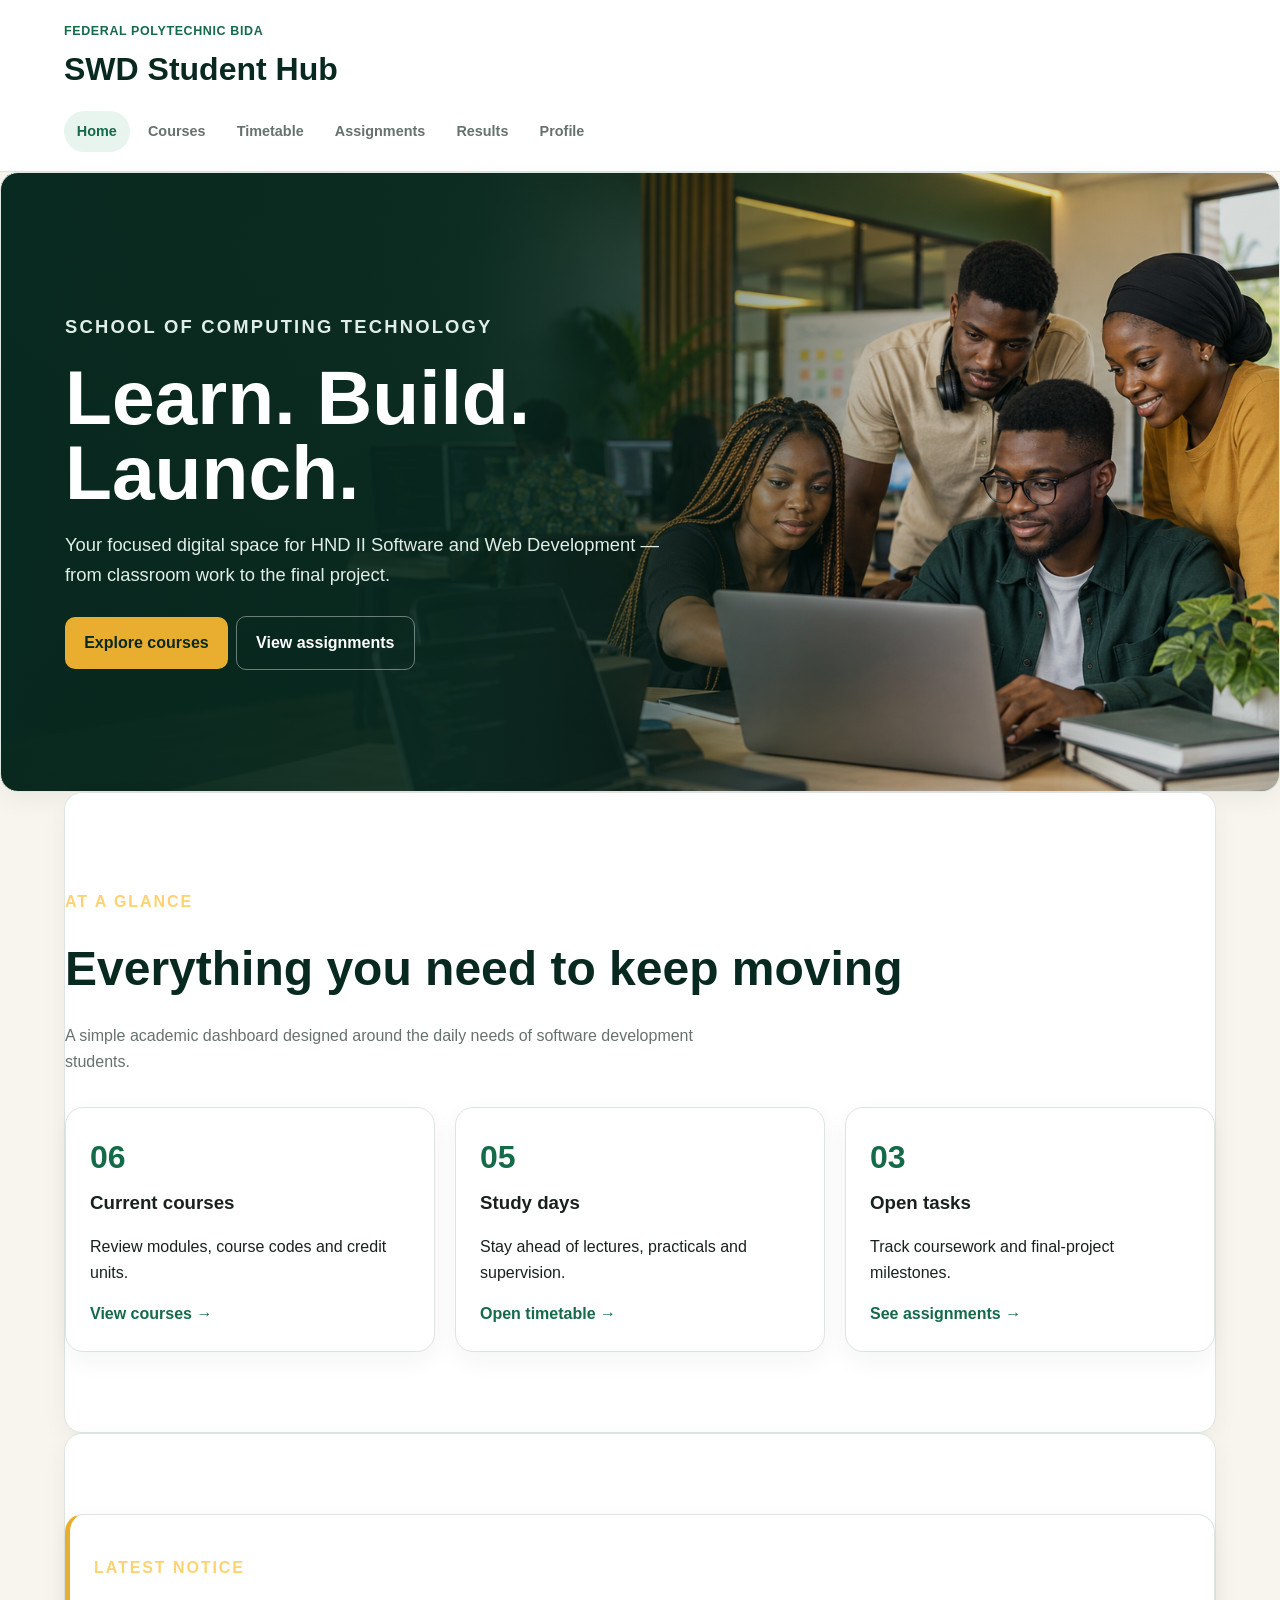
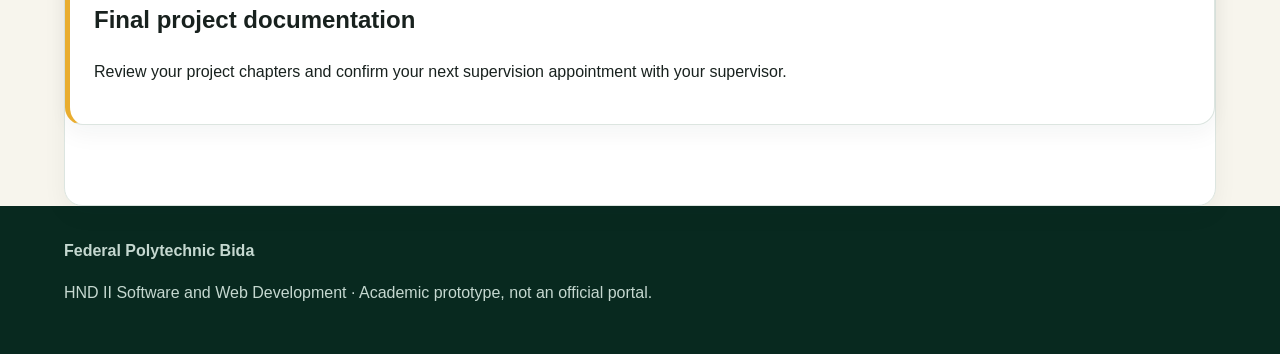
<file: index.html>
﻿<!doctype html><html lang="en"><head><meta charset="utf-8"><meta name="viewport" content="width=device-width,initial-scale=1"><meta name="description" content="HND II Software and Web Development student hub."><link rel="stylesheet" href="assets/css/style.css"><title>SWD Student Hub</title></head><body class="home"><header><p>Federal Polytechnic Bida</p><h1>SWD Student Hub</h1><nav aria-label="Main navigation"><a href="index.html" aria-current="page">Home</a><a href="courses.html">Courses</a><a href="timetable.html">Timetable</a><a href="assignments.html">Assignments</a><a href="results.html">Results</a><a href="profile.html">Profile</a></nav></header><main><section class="hero"><div class="hero-content"><p class="eyebrow">School of Computing Technology</p><h2>Learn. Build.<br>Launch.</h2><p>Your focused digital space for HND II Software and Web Development &mdash; from classroom work to the final project.</p><a class="button" href="courses.html">Explore courses</a><a class="button secondary" href="assignments.html">View assignments</a></div></section><section class="section"><p class="eyebrow">At a glance</p><h2 class="section-title">Everything you need to keep moving</h2><p class="lead">A simple academic dashboard designed around the daily needs of software development students.</p><div class="grid"><article class="card"><span class="number">06</span><h3>Current courses</h3><p>Review modules, course codes and credit units.</p><a href="courses.html">View courses &rarr;</a></article><article class="card"><span class="number">05</span><h3>Study days</h3><p>Stay ahead of lectures, practicals and supervision.</p><a href="timetable.html">Open timetable &rarr;</a></article><article class="card"><span class="number">03</span><h3>Open tasks</h3><p>Track coursework and final-project milestones.</p><a href="assignments.html">See assignments &rarr;</a></article></div></section><section class="section"><article class="notice"><p class="eyebrow">Latest notice</p><h2>Final project documentation</h2><p>Review your project chapters and confirm your next supervision appointment with your supervisor.</p></article></section></main><footer><strong>Federal Polytechnic Bida</strong><p>HND II Software and Web Development &middot; Academic prototype, not an official portal.</p></footer></body></html>
</file>
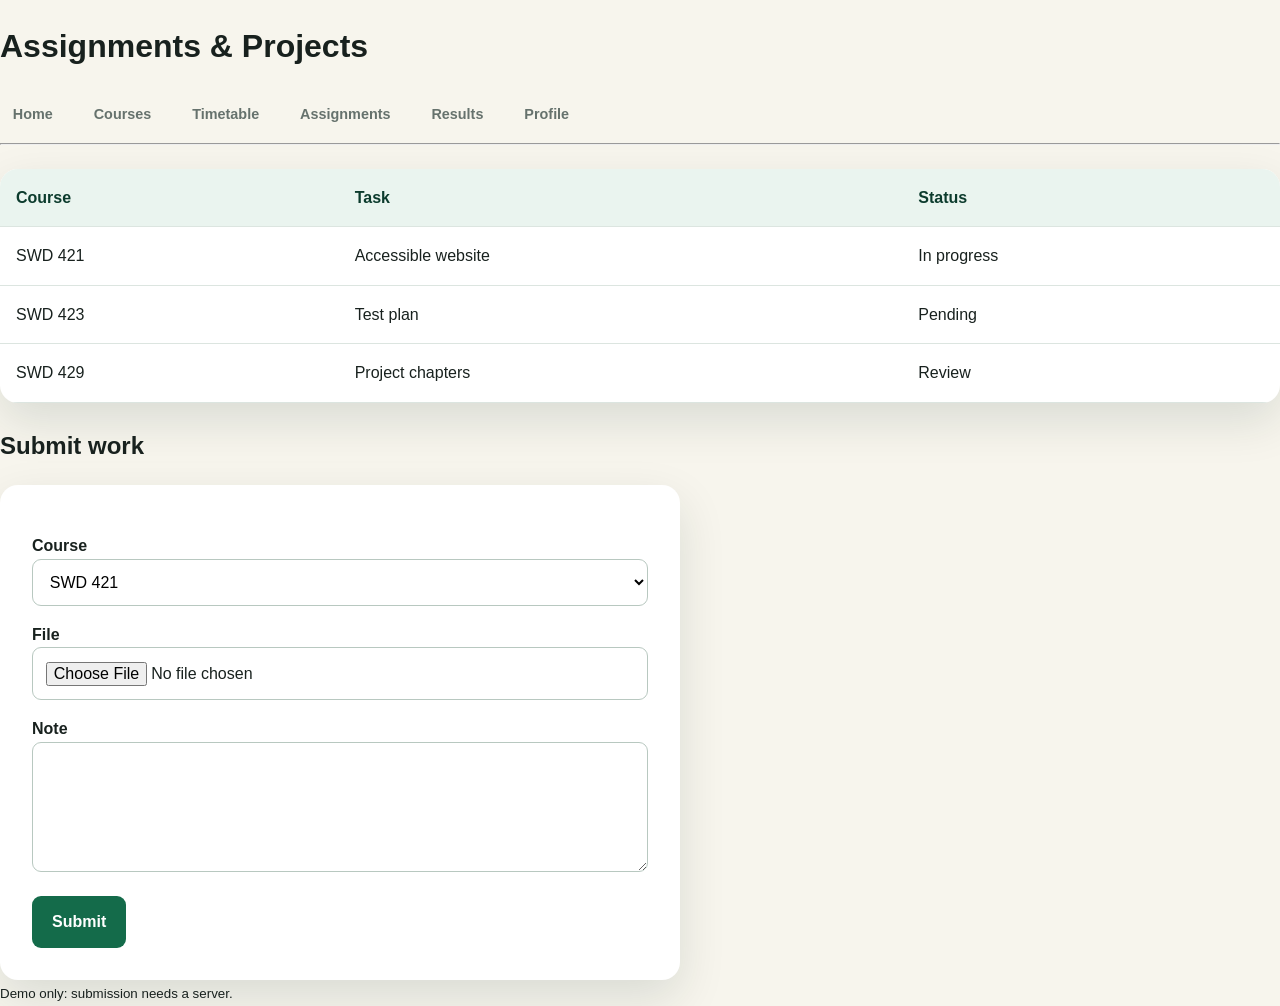
<file: assignments.html>
﻿<!doctype html>
<html lang="en">
  <head>
    <meta charset="utf-8">
    <meta name="viewport" content="width=device-width, initial-scale=1">
    <title>Assignments</title>
  <link rel="stylesheet" href="assets/css/style.css"></head>
  <body>
    <h1>Assignments &amp; Projects</h1>

    <nav>
      <a href="index.html">Home</a> |
      <a href="courses.html">Courses</a> |
      <a href="timetable.html">Timetable</a> |
      <a href="assignments.html">Assignments</a> |
      <a href="results.html">Results</a> |
      <a href="profile.html">Profile</a>
    </nav>

    <hr>

    <table border="1" cellpadding="8">
      <tr>
        <th>Course</th>
        <th>Task</th>
        <th>Status</th>
      </tr>
      <tr>
        <td>SWD 421</td>
        <td>Accessible website</td>
        <td>In progress</td>
      </tr>
      <tr>
        <td>SWD 423</td>
        <td>Test plan</td>
        <td>Pending</td>
      </tr>
      <tr>
        <td>SWD 429</td>
        <td>Project chapters</td>
        <td>Review</td>
      </tr>
    </table>

    <h2>Submit work</h2>
    <form action="#" method="post">
      <p>
        <label for="course">Course</label><br>
        <select id="course">
          <option>SWD 421</option>
          <option>SWD 423</option>
          <option>SWD 429</option>
        </select>
      </p>

      <p>
        <label for="file">File</label><br>
        <input id="file" type="file">
      </p>

      <p>
        <label for="note">Note</label><br>
        <textarea id="note" rows="4" cols="40"></textarea>
      </p>

      <button>Submit</button>
    </form>

    <small>Demo only: submission needs a server.</small>
  </body>
</html>
</file>
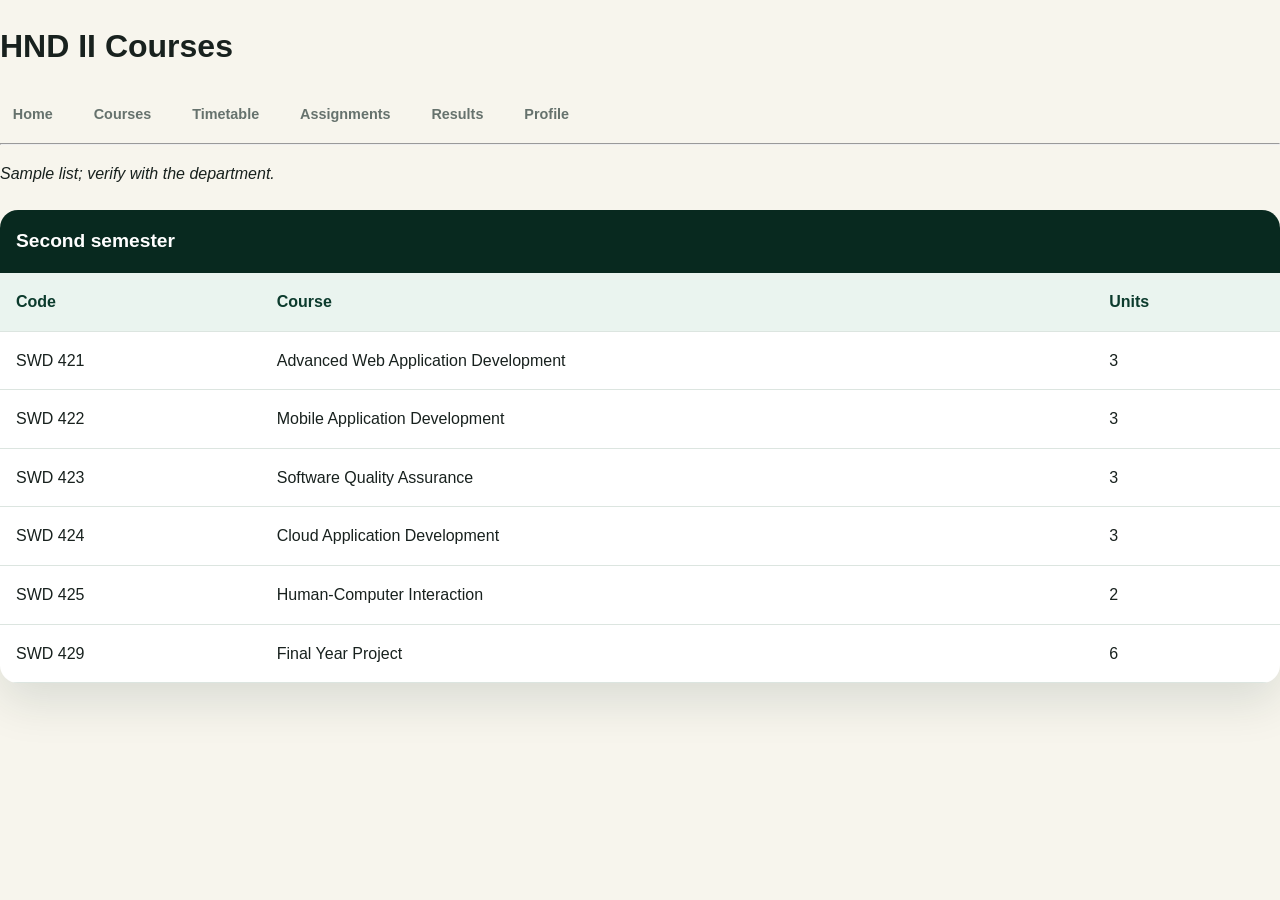
<file: courses.html>
﻿<!doctype html>
<html lang="en">
  <head>
    <meta charset="utf-8">
    <meta name="viewport" content="width=device-width, initial-scale=1">
    <title>Courses</title>
  <link rel="stylesheet" href="assets/css/style.css"></head>
  <body>
    <h1>HND II Courses</h1>

    <nav>
      <a href="index.html">Home</a> |
      <a href="courses.html">Courses</a> |
      <a href="timetable.html">Timetable</a> |
      <a href="assignments.html">Assignments</a> |
      <a href="results.html">Results</a> |
      <a href="profile.html">Profile</a>
    </nav>

    <hr>

    <p><em>Sample list; verify with the department.</em></p>

    <table border="1" cellpadding="8">
      <caption>Second semester</caption>
      <tr>
        <th>Code</th>
        <th>Course</th>
        <th>Units</th>
      </tr>
      <tr>
        <td>SWD 421</td>
        <td>Advanced Web Application Development</td>
        <td>3</td>
      </tr>
      <tr>
        <td>SWD 422</td>
        <td>Mobile Application Development</td>
        <td>3</td>
      </tr>
      <tr>
        <td>SWD 423</td>
        <td>Software Quality Assurance</td>
        <td>3</td>
      </tr>
      <tr>
        <td>SWD 424</td>
        <td>Cloud Application Development</td>
        <td>3</td>
      </tr>
      <tr>
        <td>SWD 425</td>
        <td>Human-Computer Interaction</td>
        <td>2</td>
      </tr>
      <tr>
        <td>SWD 429</td>
        <td>Final Year Project</td>
        <td>6</td>
      </tr>
    </table>
  </body>
</html>
</file>
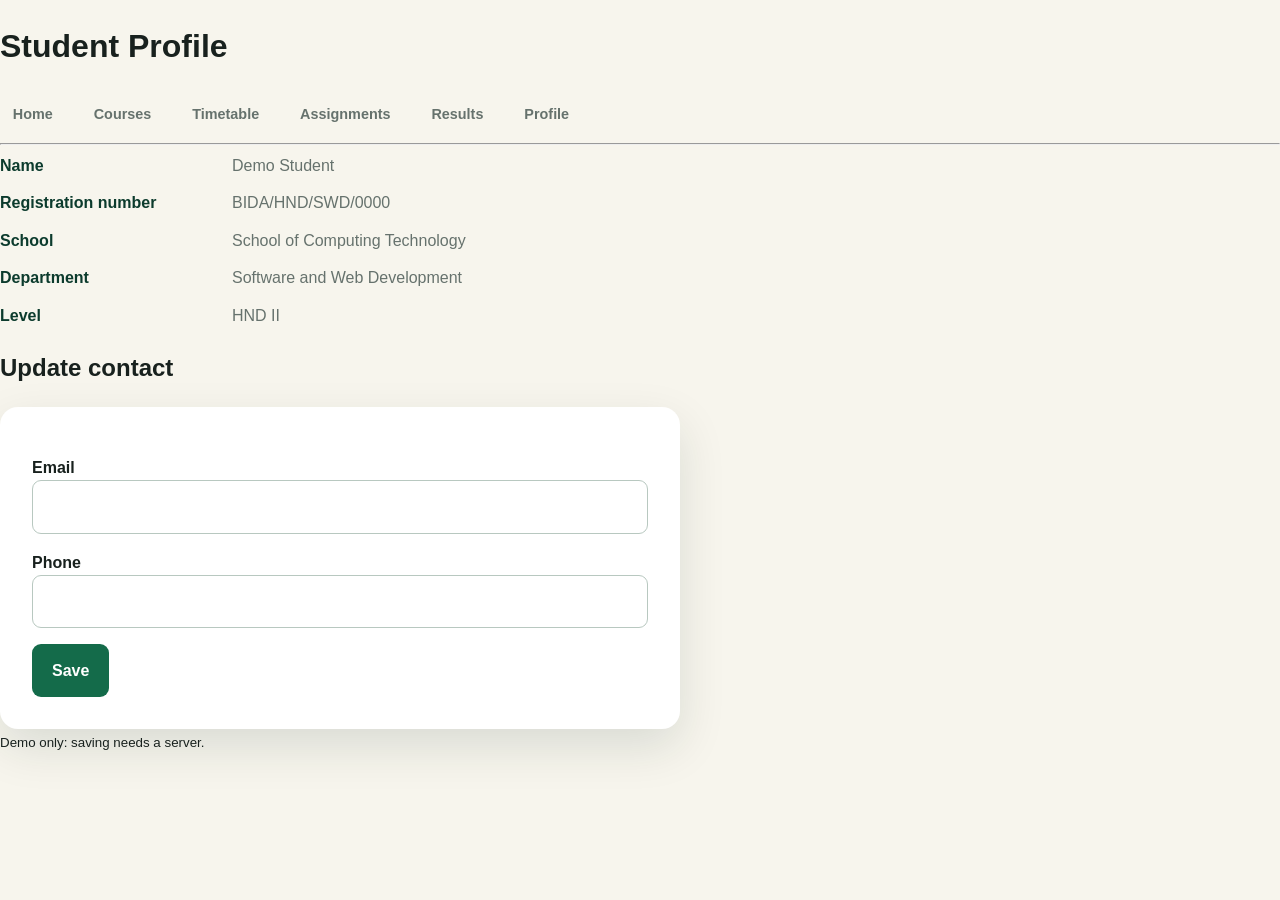
<file: profile.html>
﻿<!doctype html>
<html lang="en">
  <head>
    <meta charset="utf-8">
    <meta name="viewport" content="width=device-width, initial-scale=1">
    <title>Profile</title>
  <link rel="stylesheet" href="assets/css/style.css"></head>
  <body>
    <h1>Student Profile</h1>

    <nav>
      <a href="index.html">Home</a> |
      <a href="courses.html">Courses</a> |
      <a href="timetable.html">Timetable</a> |
      <a href="assignments.html">Assignments</a> |
      <a href="results.html">Results</a> |
      <a href="profile.html">Profile</a>
    </nav>

    <hr>

    <dl>
      <dt>Name</dt>
      <dd>Demo Student</dd>

      <dt>Registration number</dt>
      <dd>BIDA/HND/SWD/0000</dd>

      <dt>School</dt>
      <dd>School of Computing Technology</dd>

      <dt>Department</dt>
      <dd>Software and Web Development</dd>

      <dt>Level</dt>
      <dd>HND II</dd>
    </dl>

    <h2>Update contact</h2>
    <form action="#">
      <p>
        <label for="email">Email</label><br>
        <input id="email" type="email">
      </p>

      <p>
        <label for="phone">Phone</label><br>
        <input id="phone" type="tel">
      </p>

      <button>Save</button>
    </form>

    <small>Demo only: saving needs a server.</small>
  </body>
</html>
</file>
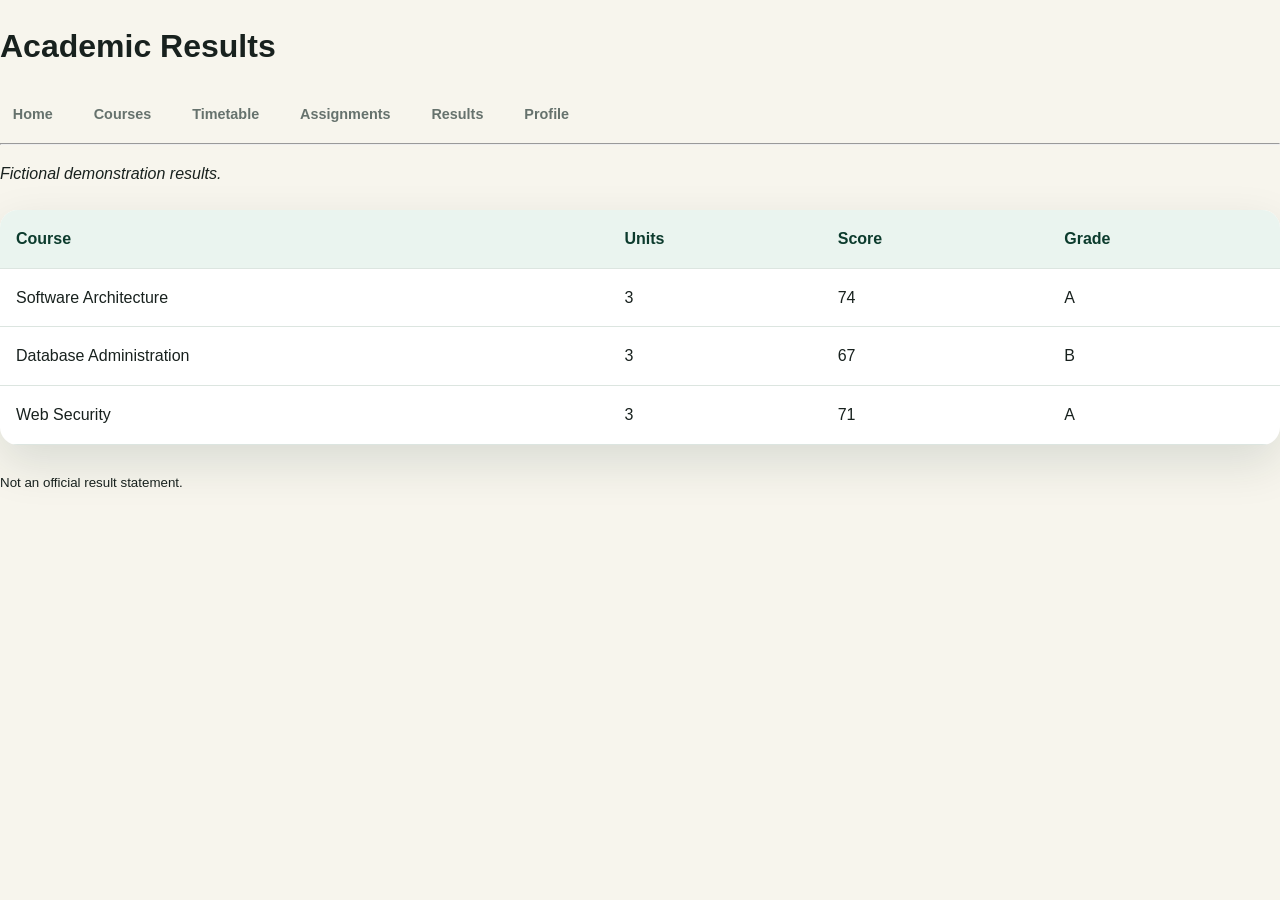
<file: results.html>
﻿<!doctype html>
<html lang="en">
  <head>
    <meta charset="utf-8">
    <meta name="viewport" content="width=device-width, initial-scale=1">
    <title>Results</title>
  <link rel="stylesheet" href="assets/css/style.css"></head>
  <body>
    <h1>Academic Results</h1>

    <nav>
      <a href="index.html">Home</a> |
      <a href="courses.html">Courses</a> |
      <a href="timetable.html">Timetable</a> |
      <a href="assignments.html">Assignments</a> |
      <a href="results.html">Results</a> |
      <a href="profile.html">Profile</a>
    </nav>

    <hr>

    <p><em>Fictional demonstration results.</em></p>

    <table border="1" cellpadding="8">
      <tr>
        <th>Course</th>
        <th>Units</th>
        <th>Score</th>
        <th>Grade</th>
      </tr>
      <tr>
        <td>Software Architecture</td>
        <td>3</td>
        <td>74</td>
        <td>A</td>
      </tr>
      <tr>
        <td>Database Administration</td>
        <td>3</td>
        <td>67</td>
        <td>B</td>
      </tr>
      <tr>
        <td>Web Security</td>
        <td>3</td>
        <td>71</td>
        <td>A</td>
      </tr>
    </table>

    <p><small>Not an official result statement.</small></p>
  </body>
</html>
</file>
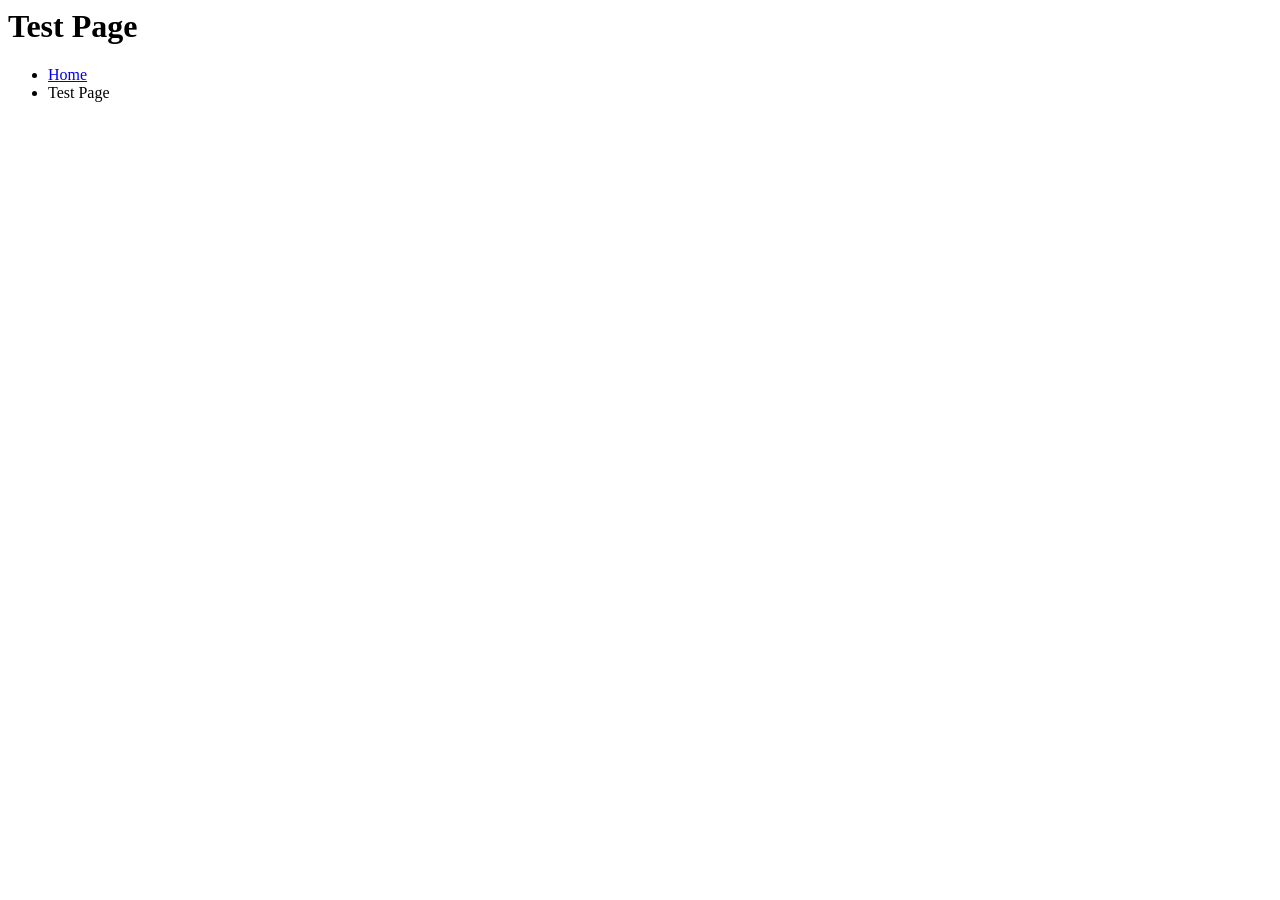
<file: test.html>
<html>
    <head>
        <title>Test</title>
    </head>
    <body>
        <h1>Test Page  </h1>
        <ul>
            <li><a href="index.html">Home</a></li>
            <li> Test Page
        </ul>
    </body>
</html>
</file>
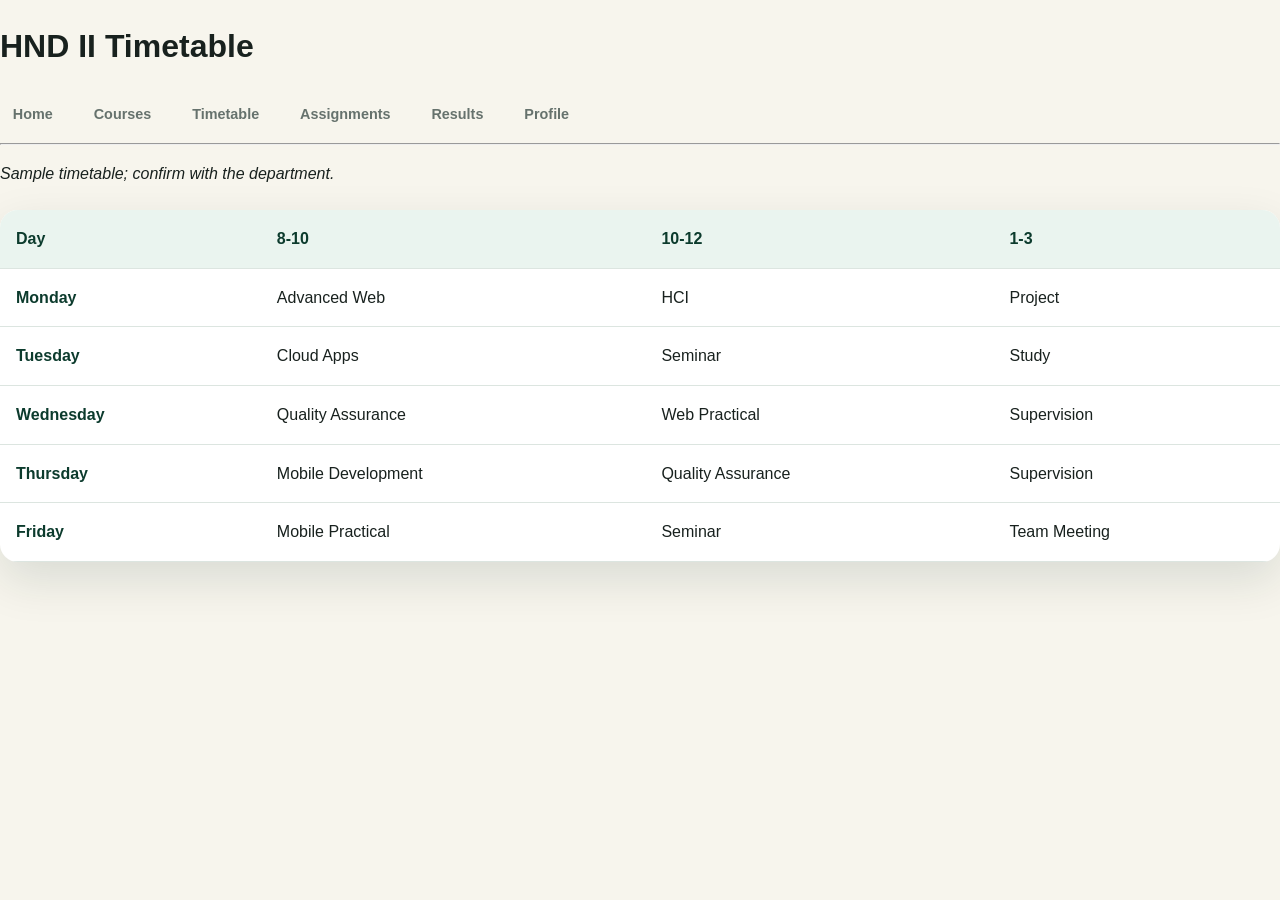
<file: timetable.html>
﻿<!doctype html>
<html lang="en">
  <head>
    <meta charset="utf-8">
    <meta name="viewport" content="width=device-width, initial-scale=1">
    <title>Timetable</title>
  <link rel="stylesheet" href="assets/css/style.css"></head>
  <body>
    <h1>HND II Timetable</h1>

    <nav>
      <a href="index.html">Home</a> |
      <a href="courses.html">Courses</a> |
      <a href="timetable.html">Timetable</a> |
      <a href="assignments.html">Assignments</a> |
      <a href="results.html">Results</a> |
      <a href="profile.html">Profile</a>
    </nav>

    <hr>

    <p><em>Sample timetable; confirm with the department.</em></p>

    <table border="1" cellpadding="8">
      <tr>
        <th>Day</th>
        <th>8-10</th>
        <th>10-12</th>
        <th>1-3</th>
      </tr>
      <tr>
        <th>Monday</th>
        <td>Advanced Web</td>
        <td>HCI</td>
        <td>Project</td>
      </tr>
      <tr>
        <th>Tuesday</th>
        <td>Cloud Apps</td>
        <td>Seminar</td>
        <td>Study</td>
      </tr>
      <tr>
        <th>Wednesday</th>
        <td>Quality Assurance</td>
        <td>Web Practical</td>
        <td>Supervision</td>
      </tr>
      <tr>
        <th>Thursday</th>
        <td>Mobile Development</td>
        <td>Quality Assurance</td>
        <td>Supervision</td>
      </tr>
      <tr>
        <th>Friday</th>
        <td>Mobile Practical</td>
        <td>Seminar</td>
        <td>Team Meeting</td>
      </tr>
    </table>
  </body>
</html>
</file>
<file: assets/css/style.css>
﻿:root{--green-950:#08291f;--green-900:#0c3b2d;--green-700:#146b4a;--green-500:#20a26b;--gold:#e9ad2f;--cream:#f7f5ed;--white:#fff;--ink:#18211e;--muted:#66726d;--line:#dce5e0;--shadow:0 18px 48px rgba(8,41,31,.12);--radius:18px}*{box-sizing:border-box}html{scroll-behavior:smooth}body{margin:0;background:var(--cream);color:var(--ink);font-family:Inter,Segoe UI,Arial,sans-serif;line-height:1.6}a{color:var(--green-700)}header{background:var(--white);border-bottom:1px solid var(--line);padding:1.2rem max(5vw,1.25rem)}header>p{margin:.15rem 0;color:var(--green-700);font-weight:700;letter-spacing:.05em;text-transform:uppercase;font-size:.78rem}header>h1{margin:.15rem 0;color:var(--green-950);font-size:clamp(1.25rem,3vw,2rem)}nav{margin-top:1rem;display:flex;flex-wrap:wrap;gap:.35rem;color:transparent}nav a{color:var(--muted);text-decoration:none;padding:.55rem .8rem;border-radius:999px;font-weight:700;font-size:.9rem}nav a:hover,nav a[aria-current=page]{background:#e8f4ee;color:var(--green-700)}header hr{display:none}main{width:min(1180px,90%);margin:2.5rem auto 4rem;animation:rise .65s ease both}main>h1,main>h2:first-child{color:var(--green-950);font-size:clamp(2rem,4vw,3.6rem);line-height:1.08}body.home main{width:100%;margin:0}.hero{min-height:620px;background:linear-gradient(90deg,rgba(8,41,31,.98) 0%,rgba(8,41,31,.88) 36%,rgba(8,41,31,.15) 70%),url("../images/hero-students.png") center/cover;display:flex;align-items:center;padding:clamp(3rem,8vw,7rem) max(5vw,calc((100vw - 1180px)/2));color:white}.hero-content{max-width:620px;animation:rise .8s .15s ease both}.eyebrow{color:#ffd271;font-weight:800;letter-spacing:.12em;text-transform:uppercase}.hero h2{font-size:clamp(2.6rem,6vw,5.5rem);line-height:.98;margin:.5rem 0 1.25rem}.hero p{font-size:1.15rem;color:#e0eee8}.button{display:inline-block;background:var(--gold);color:var(--green-950);padding:.85rem 1.2rem;border-radius:10px;text-decoration:none;font-weight:800;margin:.5rem .5rem 0 0}.button.secondary{background:transparent;color:white;border:1px solid #ffffff66}.section{width:min(1180px,90%);margin:0 auto;padding:5rem 0}.section-title{font-size:clamp(1.8rem,4vw,3rem);color:var(--green-950);margin:0 0 .5rem}.lead{color:var(--muted);max-width:650px}.grid{display:grid;grid-template-columns:repeat(3,1fr);gap:1.25rem;margin-top:2rem}.card,article,aside,main>section{background:var(--white);border:1px solid var(--line);border-radius:var(--radius);padding:1.5rem;box-shadow:0 8px 24px rgba(8,41,31,.05)}.card{transition:transform .25s ease,box-shadow .25s ease}.card:hover{transform:translateY(-6px);box-shadow:var(--shadow)}.card .number{font-size:2rem;color:var(--green-700);font-weight:800}.card h3{margin:.35rem 0}.card a{font-weight:800;text-decoration:none}.notice{border-left:5px solid var(--gold)}dl{display:grid;grid-template-columns:minmax(130px,220px) 1fr;gap:.75rem;margin:0}dt{font-weight:800;color:var(--green-900)}dd{margin:0;color:var(--muted)}table{width:100%;border-collapse:collapse;background:white;border:0!important;border-radius:var(--radius);overflow:hidden;box-shadow:var(--shadow);margin:1.5rem 0}caption{text-align:left;font-weight:800;font-size:1.2rem;padding:1rem;background:var(--green-950);color:white}th,td{padding:1rem!important;text-align:left;border:0!important;border-bottom:1px solid var(--line)!important}th{color:var(--green-900)}thead th,tr:first-child th{background:#eaf4ef}tbody tr:hover{background:#f4faf7}form{max-width:680px;background:white;padding:2rem;border-radius:var(--radius);box-shadow:var(--shadow)}label{font-weight:800}input,select,textarea{width:100%;font:inherit;border:1px solid #b8c8c0;border-radius:9px;padding:.8rem;background:#fff}button{border:0;border-radius:9px;background:var(--green-700);color:white;font:inherit;font-weight:800;padding:.85rem 1.25rem;cursor:pointer}button:hover{background:var(--green-900)}footer{background:var(--green-950);color:#c5d8d0;padding:2rem max(5vw,1.25rem)}footer a{color:#ffd271}footer hr{border-color:#ffffff22}@keyframes rise{from{opacity:0;transform:translateY(18px)}to{opacity:1;transform:none}}@media(max-width:760px){.grid{grid-template-columns:1fr}.hero{min-height:540px;background-position:62% center}.hero h2{font-size:2.8rem}dl{grid-template-columns:1fr;gap:.1rem}dd{margin-bottom:.75rem}table{display:block;overflow-x:auto;white-space:nowrap}header{position:static}nav{gap:.1rem}nav a{padding:.45rem .55rem}}@media(prefers-reduced-motion:reduce){*{animation:none!important;transition:none!important;scroll-behavior:auto!important}}
</file>
